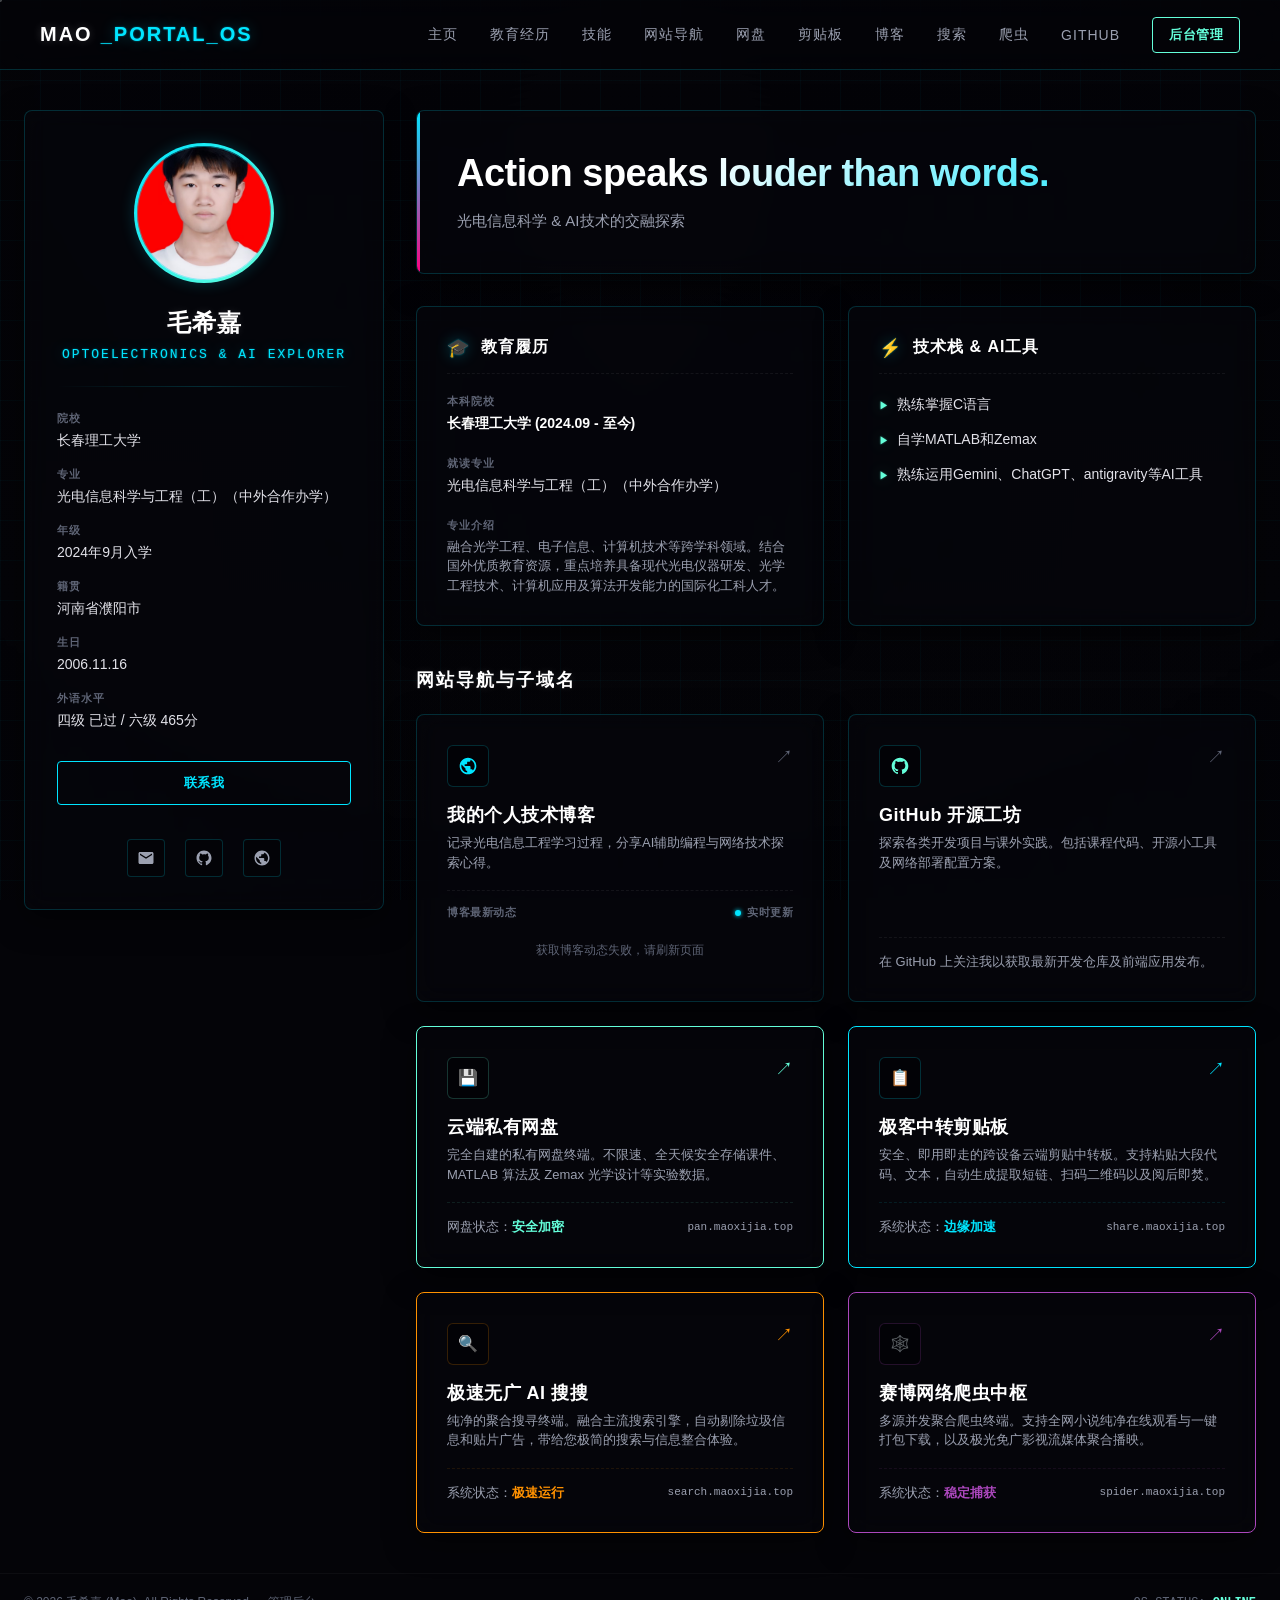
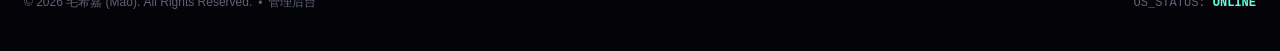
<file: index.html>
<!DOCTYPE html>
<html lang="zh-CN">
<head>
    <meta charset="UTF-8">
    <meta name="robots" content="noindex, nofollow">
    <meta name="msvalidate.01" content="F19B128A2ADF19B82F40B45040D1CAB5" />
    <meta name="viewport" content="width=device-width, initial-scale=1.0">
    <title>毛希嘉 - 个人简历 & 导航空间</title>
    <meta name="description" content="毛希嘉的个人简历与子域名导航页。长春理工大学光电信息科学与工程专业，熟练掌握C语言，自学MATLAB与Zemax，致力于光电与人工智能的跨界应用。">
    <!-- Google Fonts Outfit & Noto Sans SC -->
    <link rel="preconnect" href="https://fonts.mirrors.ustc.edu.cn">
    <link rel="preconnect" href="https://fonts.gstatic.com" crossorigin>
    <link href="https://fonts.mirrors.ustc.edu.cn/css2?family=Outfit:wght@300;400;600;800;900&family=Noto+Sans+SC:wght@300;400;700;900&family=Fira+Code:wght@400;500&display=swap" rel="stylesheet">
    <!-- Main Style Sheet -->
    <link rel="stylesheet" href="css/style.css">
</head>
<body>

    <!-- Background Components -->
    <div class="bg-image-layer" id="bg-image"></div>
    <div class="bg-overlay-layer"></div>
    <div class="bg-grid-layer"></div>
    <canvas id="star-canvas"></canvas>

    <!-- Top Navigation Header -->
    <header class="navbar">
        <div class="nav-brand">
            MAO<span>_PORTAL_OS</span>
        </div>
        <button class="menu-toggle" id="menu-toggle" aria-label="Toggle navigation menu">
            <span></span>
            <span></span>
            <span></span>
        </button>
        <nav class="nav-menu" id="nav-menu">
            <li class="nav-item"><a href="#" class="active">主页</a></li>
            <li class="nav-item"><a href="#education-section">教育经历</a></li>
            <li class="nav-item"><a href="#skills-section">技能</a></li>
            <li class="nav-item"><a href="#portal-section">网站导航</a></li>
            <li class="nav-item"><a id="nav-pan-link" href="https://pan.maoxijia.top" target="_blank">网盘</a></li>
            <li class="nav-item"><a id="nav-share-link" href="https://share.maoxijia.top" target="_blank">剪贴板</a></li>
            <li class="nav-item"><a id="nav-blog-link" href="https://blog.maoxijia.top" target="_blank">博客</a></li>
            <li class="nav-item"><a id="nav-search-link" href="https://search.maoxijia.top" target="_blank">搜索</a></li>
            <li class="nav-item"><a id="nav-spider-link" href="https://spider.maoxijia.top" target="_blank">爬虫</a></li>
            <li class="nav-item"><a id="nav-github-link" href="https://github.com/mm2672653902-star" target="_blank">GitHub</a></li>
            <a href="admin/index.html" class="nav-btn-admin">后台管理</a>
        </nav>
    </header>

    <!-- Main Workspace -->
    <main class="main-wrapper">
        
        <!-- Left Sidebar: Profile Card -->
        <aside class="sidebar-card">
            <div class="avatar-container">
                <img src="img/avatar.jpg" alt="毛希嘉" class="avatar-img" id="avatar-img-node">
                <div class="avatar-glitch-overlay"></div>
            </div>
            
            <h1 class="profile-name" id="name-display">毛希嘉</h1>
            <p class="profile-title" id="title-display">Optoelectronics & AI Explorer</p>
            
            <div class="profile-divider"></div>
            
            <div class="info-details">
                <div class="info-item">
                    <span class="info-label">院校</span>
                    <span class="info-val" id="university-display">长春理工大学</span>
                </div>
                <div class="info-item">
                    <span class="info-label">专业</span>
                    <span class="info-val" id="major-display">光电信息科学与工程（工）</span>
                </div>
                <div class="info-item">
                    <span class="info-label">年级</span>
                    <span class="info-val" id="enrollment-display">2024级</span>
                </div>
                <div class="info-item">
                    <span class="info-label">籍贯</span>
                    <span class="info-val" id="origin-display">河南省濮阳市</span>
                </div>
                <div class="info-item">
                    <span class="info-label">生日</span>
                    <span class="info-val" id="birthday-display">2006.11.16</span>
                </div>
                <div class="info-item">
                    <span class="info-label">外语水平</span>
                    <span class="info-val" id="english-display">四级已过 / 六级 465</span>
                </div>
            </div>
            
            <a href="mailto:mm2672653902@gmail.com" class="nav-btn-admin" style="width: 100%; text-align: center; border-color: var(--neon-cyan); color: var(--neon-cyan); margin-bottom: 24px; padding: 12px;" id="contact-btn-display">
                联系我
            </a>
            
            <div class="sidebar-socials">
                <a href="mailto:mm2672653902@gmail.com" class="social-icon" id="social-email" title="发送邮件">
                    <svg viewBox="0 0 24 24"><path d="M20 4H4c-1.1 0-1.99.9-1.99 2L2 18c0 1.1.9 2 2 2h16c1.1 0 2-.9 2-2V6c0-1.1-.9-2-2-2zm0 4l-8 5-8-5V6l8 5 8-5v2z"/></svg>
                </a>
                <a href="https://github.com/mm2672653902-star" class="social-icon" id="social-github" target="_blank" title="GitHub">
                    <svg viewBox="0 0 24 24"><path d="M12 2C6.477 2 2 6.484 2 12.017c0 4.425 2.865 8.18 6.839 9.504.5.092.682-.217.682-.483 0-.237-.008-.868-.013-1.703-2.782.605-3.369-1.343-3.369-1.343-.454-1.158-1.11-1.466-1.11-1.466-.908-.62.069-.608.069-.608 1.003.07 1.53 1.032 1.53 1.032.892 1.53 2.341 1.088 2.91.832.092-.647.35-1.088.636-1.338-2.22-.253-4.555-1.113-4.555-4.951 0-1.093.39-1.988 1.029-2.688-.103-.253-.446-1.272.098-2.65 0 0 .84-.27 2.75 1.026A9.564 9.564 0 0112 6.844c.85.004 1.705.115 2.504.337 1.909-1.296 2.747-1.027 2.747-1.027.546 1.379.202 2.398.1 2.651.64.7 1.028 1.595 1.028 2.688 0 3.848-2.339 4.695-4.566 4.943.359.309.678.92.678 1.855 0 1.338-.012 2.419-.012 2.747 0 .268.18.58.688.482C19.138 20.197 22 16.44 22 12.017 22 6.484 17.522 2 12 2z"/></svg>
                </a>
                <a href="https://blog.maoxijia.top" class="social-icon" id="social-blog" target="_blank" title="技术博客">
                    <svg viewBox="0 0 24 24"><path d="M12 2C6.48 2 2 6.48 2 12s4.48 10 10 10 10-4.48 10-10S17.52 2 12 2zm-1 17.93c-3.95-.49-7-3.85-7-7.93 0-.62.08-1.21.21-1.79L9 15v1c0 1.1.9 2 2 2v1.93zm6.9-2.54c-.26-.81-1-1.39-1.9-1.39h-1v-3c0-.55-.45-1-1-1H8v-2h2c.55 0 1-.45 1-1V7h2c1.1 0 2-.9 2-2v-.41c2.93 1.19 5 4.06 5 7.41 0 2.08-.8 3.97-2.1 5.39z"/></svg>
                </a>
            </div>
        </aside>

        <!-- Right Content Area -->
        <div class="content-column">
            
            <!-- Hero Slogan -->
            <section class="hero-section">
                <div class="hero-slogan" id="hero-slogan-display">Action speaks louder than words.</div>
                <div class="hero-subslogan" id="hero-subslogan-display">光电信息科学 & AI技术的交融探索</div>
            </section>
            
            <!-- Tech Details Panels -->
            <div class="grid-two-columns" id="education-section">
                <!-- Education Background Panel -->
                <div class="tech-panel">
                    <div class="panel-header">
                        <span class="panel-icon">🎓</span>
                        <h2 class="panel-title">教育履历</h2>
                    </div>
                    <div class="skills-list">
                        <div class="info-item">
                            <span class="info-label">本科院校</span>
                            <span class="info-val" style="font-weight: 700; color: var(--text-white);">长春理工大学 (2024.09 - 至今)</span>
                        </div>
                        <div class="info-item" style="margin-top: 8px;">
                            <span class="info-label">就读专业</span>
                            <span class="info-val">光电信息科学与工程（工）（中外合作办学）</span>
                        </div>
                        <div class="info-item" style="margin-top: 8px;">
                            <span class="info-label">专业介绍</span>
                            <span class="info-val" style="font-size: 13px; color: var(--text-gray);">
                                融合光学工程、电子信息、计算机技术等跨学科领域。结合国外优质教育资源，重点培养具备现代光电仪器研发、光学工程技术、计算机应用及算法开发能力的国际化工科人才。
                            </span>
                        </div>
                    </div>
                </div>
                
                <!-- Skills Panel -->
                <div class="tech-panel" id="skills-section">
                    <div class="panel-header">
                        <span class="panel-icon">⚡</span>
                        <h2 class="panel-title">技术栈 & AI工具</h2>
                    </div>
                    <div class="skills-list" id="skills-list-container">
                        <!-- Will be dynamically populated from info.json -->
                        <div class="skill-tag-item">熟练掌握C语言</div>
                        <div class="skill-tag-item">自学MATLAB和Zemax</div>
                        <div class="skill-tag-item">熟练运用Gemini、ChatGPT、antigravity等AI工具</div>
                    </div>
                </div>
            </div>

            <!-- Portal Grid Section -->
            <h2 class="profile-name" style="font-size: 18px; letter-spacing: 2px; margin: 10px 0 -10px 0; text-transform: uppercase; color: var(--text-white);" id="portal-section">网站导航与子域名</h2>
            
            <section class="portal-grid">
                <!-- Blog Widget -->
                <a href="https://blog.maoxijia.top" target="_blank" class="portal-card" id="portal-blog-card">
                    <div>
                        <div class="card-top">
                            <div class="portal-icon">
                                <svg viewBox="0 0 24 24"><path d="M12 2C6.48 2 2 6.48 2 12s4.48 10 10 10 10-4.48 10-10S17.52 2 12 2zm-1 17.93c-3.95-.49-7-3.85-7-7.93 0-.62.08-1.21.21-1.79L9 15v1c0 1.1.9 2 2 2v1.93zm6.9-2.54c-.26-.81-1-1.39-1.9-1.39h-1v-3c0-.55-.45-1-1-1H8v-2h2c.55 0 1-.45 1-1V7h2c1.1 0 2-.9 2-2v-.41c2.93 1.19 5 4.06 5 7.41 0 2.08-.8 3.97-2.1 5.39z"/></svg>
                            </div>
                            <div class="arrow-icon">↗</div>
                        </div>
                        <h3 class="card-title">我的个人技术博客</h3>
                        <p class="card-desc">记录光电信息工程学习过程，分享AI辅助编程与网络技术探索心得。</p>
                    </div>
                    
                    <!-- Dynamic updates area -->
                    <div class="blog-feed-container">
                        <div class="feed-header">
                            <span>博客最新动态</span>
                            <div class="feed-indicator">
                                <span class="feed-dot"></span>
                                <span>实时更新</span>
                            </div>
                        </div>
                        <div class="feed-list" id="blog-feed-list">
                            <div class="feed-loading">
                                <span class="feed-dot" style="animation-duration: 0.8s;"></span>
                                正在获取文章目录...
                            </div>
                        </div>
                    </div>
                </a>
                
                <!-- GitHub Card -->
                <a href="https://github.com/mm2672653902-star" target="_blank" class="portal-card github" id="portal-github-card">
                    <div>
                        <div class="card-top">
                            <div class="portal-icon">
                                <svg viewBox="0 0 24 24"><path d="M12 2C6.477 2 2 6.484 2 12.017c0 4.425 2.865 8.18 6.839 9.504.5.092.682-.217.682-.483 0-.237-.008-.868-.013-1.703-2.782.605-3.369-1.343-3.369-1.343-.454-1.158-1.11-1.466-1.11-1.466-.908-.62.069-.608.069-.608 1.003.07 1.53 1.032 1.53 1.032.892 1.53 2.341 1.088 2.91.832.092-.647.35-1.088.636-1.338-2.22-.253-4.555-1.113-4.555-4.951 0-1.093.39-1.988 1.029-2.688-.103-.253-.446-1.272.098-2.65 0 0 .84-.27 2.75 1.026A9.564 9.564 0 0112 6.844c.85.004 1.705.115 2.504.337 1.909-1.296 2.747-1.027 2.747-1.027.546 1.379.202 2.398.1 2.651.64.7 1.028 1.595 1.028 2.688 0 3.848-2.339 4.695-4.566 4.943.359.309.678.92.678 1.855 0 1.338-.012 2.419-.012 2.747 0 .268.18.58.688.482C19.138 20.197 22 16.44 22 12.017 22 6.484 17.522 2 12 2z"/></svg>
                            </div>
                            <div class="arrow-icon">↗</div>
                        </div>
                        <h3 class="card-title">GitHub 开源工坊</h3>
                        <p class="card-desc">探索各类开发项目与课外实践。包括课程代码、开源小工具及网络部署配置方案。</p>
                    </div>
                    
                    <div style="margin-top: 18px; border-top: 1px dashed rgba(255,255,255,0.06); padding-top: 14px; font-size: 13px; color: var(--text-gray); line-height: 1.5;">
                        在 GitHub 上关注我以获取最新开发仓库及前端应用发布。
                    </div>
                </a>

                <!-- Private Netdisk Card -->
                <a href="https://pan.maoxijia.top" target="_blank" class="portal-card" id="portal-pan-card" style="border-color: var(--neon-green);">
                    <div>
                        <div class="card-top">
                            <div class="portal-icon" style="color: var(--neon-green); border-color: rgba(100, 255, 218, 0.2);">
                                💾
                            </div>
                            <div class="arrow-icon" style="color: var(--neon-green);">↗</div>
                        </div>
                        <h3 class="card-title">云端私有网盘</h3>
                        <p class="card-desc">完全自建的私有网盘终端。不限速、全天候安全存储课件、MATLAB 算法及 Zemax 光学设计等实验数据。</p>
                    </div>
                    
                    <div style="margin-top: 18px; border-top: 1px dashed rgba(100, 255, 218, 0.1); padding-top: 14px; font-size: 13px; color: var(--text-gray); line-height: 1.5; display: flex; justify-content: space-between; align-items: center;">
                        <span>网盘状态：<b style="color: var(--neon-green)">安全加密</b></span>
                        <span style="font-family: var(--font-mono); font-size: 11px;">pan.maoxijia.top</span>
                    </div>
                </a>

                <!-- Share Clipboard Card -->
                <a href="https://share.maoxijia.top" target="_blank" class="portal-card" id="portal-share-card" style="border-color: var(--neon-cyan);">
                    <div>
                        <div class="card-top">
                            <div class="portal-icon" style="color: var(--neon-cyan); border-color: rgba(0, 229, 255, 0.2);">
                                📋
                            </div>
                            <div class="arrow-icon" style="color: var(--neon-cyan);">↗</div>
                        </div>
                        <h3 class="card-title">极客中转剪贴板</h3>
                        <p class="card-desc">安全、即用即走的跨设备云端剪贴中转板。支持粘贴大段代码、文本，自动生成提取短链、扫码二维码以及阅后即焚。</p>
                    </div>
                    
                    <div style="margin-top: 18px; border-top: 1px dashed rgba(0, 229, 255, 0.1); padding-top: 14px; font-size: 13px; color: var(--text-gray); line-height: 1.5; display: flex; justify-content: space-between; align-items: center;">
                        <span>系统状态：<b style="color: var(--neon-cyan)">边缘加速</b></span>
                        <span style="font-family: var(--font-mono); font-size: 11px;">share.maoxijia.top</span>
                    </div>
                </a>

                <!-- AI Search Card -->
                <a href="https://search.maoxijia.top" target="_blank" class="portal-card" id="portal-search-card" style="border-color: #ff9100;">
                    <div>
                        <div class="card-top">
                            <div class="portal-icon" style="color: #ff9100; border-color: rgba(255, 145, 0, 0.2);">
                                🔍
                            </div>
                            <div class="arrow-icon" style="color: #ff9100;">↗</div>
                        </div>
                        <h3 class="card-title">极速无广 AI 搜搜</h3>
                        <p class="card-desc">纯净的聚合搜寻终端。融合主流搜索引擎，自动剔除垃圾信息和贴片广告，带给您极简的搜索与信息整合体验。</p>
                    </div>
                    
                    <div style="margin-top: 18px; border-top: 1px dashed rgba(255, 145, 0, 0.1); padding-top: 14px; font-size: 13px; color: var(--text-gray); line-height: 1.5; display: flex; justify-content: space-between; align-items: center;">
                        <span>系统状态：<b style="color: #ff9100">极速运行</b></span>
                        <span style="font-family: var(--font-mono); font-size: 11px;">search.maoxijia.top</span>
                    </div>
                </a>

                <!-- Spider Terminal Card -->
                <a href="https://spider.maoxijia.top" target="_blank" class="portal-card" id="portal-spider-card" style="border-color: #ab47bc;">
                    <div>
                        <div class="card-top">
                            <div class="portal-icon" style="color: #ab47bc; border-color: rgba(171, 71, 188, 0.2);">
                                🕸️
                            </div>
                            <div class="arrow-icon" style="color: #ab47bc;">↗</div>
                        </div>
                        <h3 class="card-title">赛博网络爬虫中枢</h3>
                        <p class="card-desc">多源并发聚合爬虫终端。支持全网小说纯净在线观看与一键打包下载，以及极光免广影视流媒体聚合播映。</p>
                    </div>
                    
                    <div style="margin-top: 18px; border-top: 1px dashed rgba(171, 71, 188, 0.1); padding-top: 14px; font-size: 13px; color: var(--text-gray); line-height: 1.5; display: flex; justify-content: space-between; align-items: center;">
                        <span>系统状态：<b style="color: #ab47bc">稳定捕获</b></span>
                        <span style="font-family: var(--font-mono); font-size: 11px;">spider.maoxijia.top</span>
                    </div>
                </a>
            </section>

        </div>
    </main>

    <!-- Footer -->
    <footer class="footer">
        <div class="footer-left">
            <span>&copy; 2026 毛希嘉 (Mao). All Rights Reserved.</span>
            <span>&bull;</span>
            <a href="admin/index.html">管理后台</a>
        </div>
        <div class="footer-right">
            <span>OS_STATUS: <b style="color: var(--neon-green)">ONLINE</b></span>
        </div>
    </footer>

    <!-- Main JavaScript -->
    <script src="js/main.js"></script>
</body>
</html>
</file>
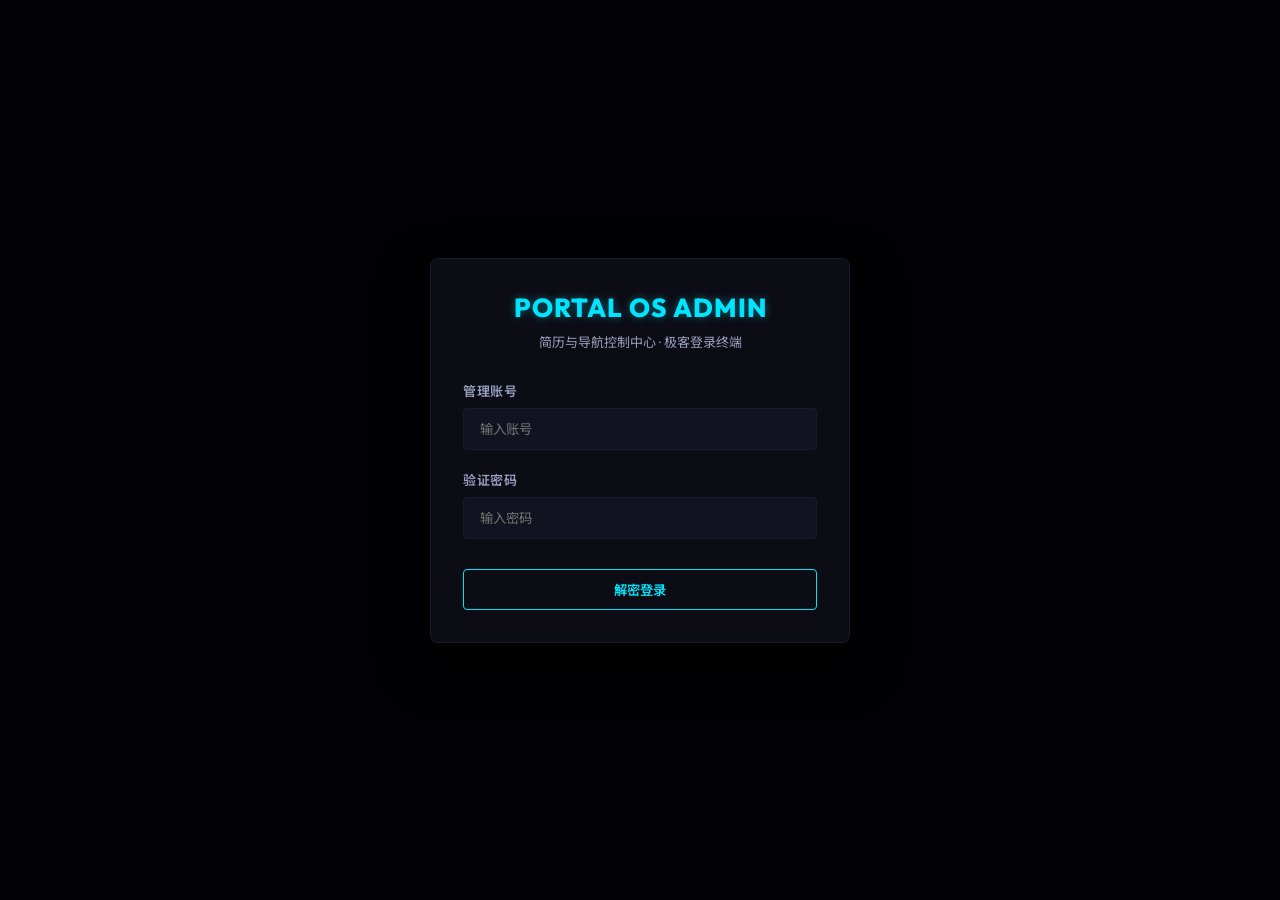
<file: admin/index.html>
<!DOCTYPE html>
<html lang="zh-CN">
<head>
    <meta charset="UTF-8">
    <meta name="viewport" content="width=device-width, initial-scale=1.0">
    <title>毛希嘉 - 个人简历控制台</title>
    <!-- Modern Google Fonts -->
    <link rel="preconnect" href="https://fonts.googleapis.com">
    <link rel="preconnect" href="https://fonts.gstatic.com" crossorigin>
    <link href="https://fonts.googleapis.com/css2?family=Outfit:wght@300;400;600;800&family=Noto+Sans+SC:wght@300;400;700&family=Fira+Code:wght@400;500&display=swap" rel="stylesheet">
    <style>
        /* Design System Variables */
        :root {
            --bg-black: #020204;
            --bg-darker: #06060c;
            --bg-card: #0c0c14;
            --bg-input: #121220;
            --border-color: #1a1a2f;
            --border-glow-cyan: #00e5ff;
            --border-glow-green: #64ffda;
            --text-primary: #ffffff;
            --text-secondary: #9ba0c0;
            --text-muted: #5e647c;
            --neon-blue: #00e5ff;
            --neon-green: #64ffda;
            --neon-red: #ff3366;
            --font-main: 'Outfit', 'Noto Sans SC', sans-serif;
            --font-mono: 'Fira Code', monospace;
            --glow-shadow-cyan: 0 0 10px rgba(0, 229, 255, 0.25), 0 0 2px rgba(0, 229, 255, 0.4);
            --glow-shadow-green: 0 0 10px rgba(100, 255, 218, 0.25), 0 0 2px rgba(100, 255, 218, 0.4);
        }

        * {
            box-sizing: border-box;
            margin: 0;
            padding: 0;
        }

        body {
            background-color: var(--bg-black);
            color: var(--text-primary);
            font-family: var(--font-main);
            overflow-x: hidden;
            min-height: 100vh;
        }

        /* Scrollbar styling */
        ::-webkit-scrollbar {
            width: 6px;
            height: 6px;
        }
        ::-webkit-scrollbar-track {
            background: var(--bg-black);
        }
        ::-webkit-scrollbar-thumb {
            background: var(--border-color);
            border-radius: 3px;
        }
        ::-webkit-scrollbar-thumb:hover {
            background: var(--neon-blue);
        }

        /* Toast notifications */
        .toast-container {
            position: fixed;
            top: 24px;
            right: 24px;
            z-index: 1000;
            display: flex;
            flex-direction: column;
            gap: 12px;
        }
        .toast {
            background: #08080f;
            border: 1px solid var(--border-color);
            padding: 16px 24px;
            border-radius: 4px;
            color: var(--text-primary);
            font-size: 14px;
            box-shadow: 0 10px 30px rgba(0,0,0,0.6);
            transform: translateX(120%);
            transition: transform 0.3s cubic-bezier(0.175, 0.885, 0.32, 1.275);
            display: flex;
            align-items: center;
            gap: 12px;
        }
        .toast.show {
            transform: translateX(0);
        }
        .toast.success { border-left: 4px solid var(--neon-green); }
        .toast.error { border-left: 4px solid var(--neon-red); }
        .toast.info { border-left: 4px solid var(--neon-blue); }

        /* Login Layout */
        #login-screen {
            display: flex;
            align-items: center;
            justify-content: center;
            min-height: 100vh;
            padding: 20px;
            position: relative;
        }
        .login-card {
            width: 100%;
            max-width: 420px;
            background: var(--bg-card);
            border: 1px solid var(--border-color);
            border-radius: 8px;
            padding: 32px;
            position: relative;
            box-shadow: 0 20px 50px rgba(0,0,0,0.7);
        }
        .login-header {
            text-align: center;
            margin-bottom: 30px;
        }
        .login-header h1 {
            font-size: 26px;
            font-weight: 800;
            letter-spacing: 1px;
            margin-bottom: 8px;
            color: var(--neon-blue);
            text-shadow: 0 0 8px rgba(0, 229, 255, 0.4);
        }
        .login-header p {
            color: var(--text-secondary);
            font-size: 13px;
        }

        /* Common Elements */
        .neon-btn {
            background: transparent;
            border: 1px solid var(--border-color);
            color: var(--text-primary);
            padding: 10px 20px;
            font-family: var(--font-main);
            font-weight: 600;
            cursor: pointer;
            border-radius: 4px;
            transition: all 0.3s cubic-bezier(0.165, 0.84, 0.44, 1);
            outline: none;
            display: inline-flex;
            align-items: center;
            justify-content: center;
            gap: 8px;
        }
        .btn-cyan {
            border-color: var(--neon-blue);
            color: var(--neon-blue);
        }
        .btn-cyan:hover {
            background: rgba(0, 229, 255, 0.05);
            box-shadow: var(--glow-shadow-cyan);
            transform: translateY(-1px);
        }
        .btn-green {
            border-color: var(--neon-green);
            color: var(--neon-green);
        }
        .btn-green:hover {
            background: rgba(100, 255, 218, 0.05);
            box-shadow: var(--glow-shadow-green);
            transform: translateY(-1px);
        }
        .btn-red {
            border-color: var(--neon-red);
            color: var(--neon-red);
        }
        .btn-red:hover {
            background: rgba(255, 51, 102, 0.05);
            box-shadow: 0 0 10px rgba(255, 51, 102, 0.25);
            transform: translateY(-1px);
        }

        .form-group {
            margin-bottom: 20px;
            display: flex;
            flex-direction: column;
            gap: 8px;
        }
        .form-group.horizontal {
            display: grid;
            grid-template-columns: 1fr 1fr;
            gap: 16px;
        }
        .form-group label {
            font-size: 13px;
            color: var(--text-secondary);
            text-transform: uppercase;
            letter-spacing: 0.5px;
            font-weight: 600;
        }
        .form-input {
            width: 100%;
            background: var(--bg-input);
            border: 1px solid var(--border-color);
            color: var(--text-primary);
            padding: 12px 16px;
            border-radius: 4px;
            font-family: var(--font-main);
            outline: none;
            transition: all 0.3s ease;
        }
        .form-input:focus {
            border-color: var(--neon-blue);
            box-shadow: 0 0 6px rgba(0, 229, 255, 0.15);
        }

        /* App Panel Layout (Main Interface) */
        #app-panel {
            display: none;
            padding: 30px;
            max-width: 1100px;
            margin: 0 auto;
            min-height: 100vh;
        }
        .panel-header {
            display: flex;
            justify-content: space-between;
            align-items: center;
            border-bottom: 1px solid var(--border-color);
            padding-bottom: 20px;
            margin-bottom: 30px;
        }
        .brand-logo {
            font-weight: 800;
            font-size: 20px;
            letter-spacing: 0.5px;
            color: var(--neon-blue);
            text-shadow: 0 0 8px rgba(0, 229, 255, 0.4);
        }
        .brand-badge {
            font-size: 10px;
            font-weight: 600;
            background: rgba(100, 255, 218, 0.1);
            color: var(--neon-green);
            border: 1px solid rgba(100, 255, 218, 0.3);
            padding: 2px 6px;
            border-radius: 3px;
            text-transform: uppercase;
            margin-left: 10px;
        }

        /* Edit Form Design */
        .settings-card {
            background: var(--bg-card);
            border: 1px solid var(--border-color);
            border-radius: 8px;
            padding: 30px;
            margin-bottom: 24px;
        }
        .settings-card h3 {
            font-size: 16px;
            font-weight: 700;
            margin-bottom: 20px;
            border-bottom: 1px dashed rgba(255,255,255,0.06);
            padding-bottom: 10px;
            color: var(--neon-blue);
            text-transform: uppercase;
            letter-spacing: 0.5px;
        }
        .settings-grid {
            display: grid;
            grid-template-columns: 1fr 1fr;
            gap: 20px;
        }
        @media (max-width: 768px) {
            .settings-grid {
                grid-template-columns: 1fr;
            }
        }

        .spinner {
            border: 2px solid rgba(255,255,255,0.05);
            border-top: 2px solid currentColor;
            border-radius: 50%;
            width: 14px;
            height: 14px;
            animation: spin 0.8s linear infinite;
            display: inline-block;
        }
        @keyframes spin {
            0% { transform: rotate(0deg); }
            100% { transform: rotate(360deg); }
        }
    </style>
</head>
<body>

    <!-- Toast Notifications -->
    <div id="toast-container" class="toast-container"></div>

    <!-- Login Screen -->
    <section id="login-screen">
        <div class="login-card">
            <div class="login-header">
                <h1>PORTAL OS ADMIN</h1>
                <p>简历与导航控制中心 · 极客登录终端</p>
            </div>
            <form id="login-form" onsubmit="handleLogin(event)">
                <div class="form-group">
                    <label for="username">管理账号</label>
                    <input type="text" id="username" class="form-input" required placeholder="输入账号">
                </div>
                <div class="form-group">
                    <label for="password">验证密码</label>
                    <input type="password" id="password" class="form-input" required placeholder="输入密码">
                </div>
                <button type="submit" class="neon-btn btn-cyan" style="width: 100%; margin-top: 10px;">
                    <span>解密登录</span>
                </button>
            </form>
        </div>
    </section>

    <!-- Main Dashboard -->
    <section id="app-panel">
        <header class="panel-header">
            <div class="brand-logo">
                MAO_RESUME_DEC<span class="brand-badge">Control Console</span>
            </div>
            <button class="neon-btn btn-red" onclick="handleLogout()" style="padding: 6px 14px; font-size: 13px;">
                退出后台
            </button>
        </header>

        <main>
            <form id="resume-form" onsubmit="saveResumeData(event)">
                <!-- Basic Info -->
                <div class="settings-card">
                    <h3>👤 基础个人信息</h3>
                    <div class="settings-grid">
                        <div class="form-group">
                            <label for="input-name">姓名</label>
                            <input type="text" id="input-name" class="form-input" required>
                        </div>
                        <div class="form-group">
                            <label for="input-birthday">出生日期</label>
                            <input type="text" id="input-birthday" class="form-input" placeholder="例如: 2006.11.16" required>
                        </div>
                        <div class="form-group">
                            <label for="input-origin">籍贯</label>
                            <input type="text" id="input-origin" class="form-input" placeholder="例如: 河南省濮阳市" required>
                        </div>
                        <div class="form-group">
                            <label for="input-enrollment">入学年份</label>
                            <input type="text" id="input-enrollment" class="form-input" placeholder="例如: 2024年9月" required>
                        </div>
                    </div>
                </div>

                <!-- Education -->
                <div class="settings-card">
                    <h3>🎓 教育背景</h3>
                    <div class="settings-grid">
                        <div class="form-group">
                            <label for="input-university">毕业/在读学校</label>
                            <input type="text" id="input-university" class="form-input" required>
                        </div>
                        <div class="form-group">
                            <label for="input-degree">学历层级</label>
                            <input type="text" id="input-degree" class="form-input" placeholder="例如: 本科 / 硕士" required>
                        </div>
                    </div>
                    <div class="form-group" style="margin-top: 10px;">
                        <label for="input-major">就读专业</label>
                        <input type="text" id="input-major" class="form-input" required>
                    </div>
                </div>

                <!-- English & Slogans -->
                <div class="settings-card">
                    <h3>✏️ 外语水平与个性签名</h3>
                    <div class="settings-grid">
                        <div class="form-group">
                            <label for="input-cet4">英语四级状态</label>
                            <input type="text" id="input-cet4" class="form-input" placeholder="例如: 已过" required>
                        </div>
                        <div class="form-group">
                            <label for="input-cet6">英语六级分数</label>
                            <input type="text" id="input-cet6" class="form-input" placeholder="例如: 465分" required>
                        </div>
                    </div>
                    <div class="form-group" style="margin-top: 10px;">
                        <label for="input-slogan">主座右铭 (Slogan)</label>
                        <input type="text" id="input-slogan" class="form-input" required>
                    </div>
                    <div class="form-group">
                        <label for="input-subslogan">副座右铭 (Sub-slogan)</label>
                        <input type="text" id="input-subslogan" class="form-input" required>
                    </div>
                </div>

                <!-- Skills -->
                <div class="settings-card">
                    <h3>⚡ 专业技能 (每行一条)</h3>
                    <div class="form-group">
                        <label for="input-skills">技能列表</label>
                        <textarea id="input-skills" class="form-input" rows="5" style="font-family: var(--font-mono); resize: vertical; line-height: 1.6;" required></textarea>
                    </div>
                </div>

                <!-- Contact & Links -->
                <div class="settings-card">
                    <h3>🔗 联系渠道与外部链接</h3>
                    <div class="settings-grid">
                        <div class="form-group">
                            <label for="input-email">联系邮箱</label>
                            <input type="email" id="input-email" class="form-input" required>
                        </div>
                        <div class="form-group">
                            <label for="input-github">GitHub 地址</label>
                            <input type="url" id="input-github" class="form-input" required>
                        </div>
                        <div class="form-group">
                            <label for="input-blog">博客二级域名</label>
                            <input type="url" id="input-blog" class="form-input" required>
                        </div>
                    </div>
                </div>

                <!-- Background Images -->
                <div class="settings-card">
                    <h3>🖼️ 巍峨雪山背景图库 (每行一个图片 URL)</h3>
                    <div class="form-group">
                        <label for="input-backgrounds">背景图片 URL 列表</label>
                        <textarea id="input-backgrounds" class="form-input" rows="5" style="font-family: var(--font-mono); resize: vertical; line-height: 1.6;" required></textarea>
                    </div>
                </div>

                <!-- Submit -->
                <div style="display: flex; justify-content: flex-end; gap: 16px; margin-bottom: 50px;">
                    <button type="submit" class="neon-btn btn-green" id="submit-btn" style="padding: 14px 40px; font-size: 15px;">
                        保存修改并推送
                    </button>
                </div>
            </form>
        </main>
    </section>

    <!-- Script Block -->
    <script>
        // Encrypted credentials package (decrypted using Web Crypto API PBKDF2 + AES-GCM)
        const CRYPTO_CONFIG = {
            salt: "85b2cd5f7ef3cd96682bf093a7aa8909",
            iv: "84f5fee5103de2667c39e9ba",
            ciphertext: "6eee9a4adeebbf50fa0c68e4a26e99fa82020965063747c3aaa62d8efcbcd514931e36a80bd013a3",
            authTag: "684642e169e38a354d23b1fae2251897"
        };

        const REPO_OWNER = "mm2672653902-star";
        const REPO_NAME = "resume"; // Target repository for the resume portal
        const BRANCH = "main";

        // Global State variables
        let gitHubToken = "";
        let currentDataSha = "";
        let originalResumeData = null;

        // Custom Helper: Hex string to Uint8Array
        function hexToBytes(hex) {
            const arr = new Uint8Array(hex.length / 2);
            for (let i = 0; i < arr.length; i++) {
                arr[i] = parseInt(hex.substr(i * 2, 2), 16);
            }
            return arr;
        }

        // Custom UTF-8 Safe Base64 Helper
        function utf8_to_b64(str) {
            return btoa(encodeURIComponent(str).replace(/%([0-9A-F]{2})/g, function(match, p1) {
                return String.fromCharCode('0x' + p1);
            }));
        }

        function b64_to_utf8(str) {
            return decodeURIComponent(atob(str).split('').map(function(c) {
                return '%' + ('00' + c.charCodeAt(0).toString(16)).slice(-2);
            }).join(''));
        }

        // Decrypt Token with User Inputs
        async function decryptToken(username, password) {
            const pin = `${username}:${password}`;
            const enc = new TextEncoder();
            
            try {
                const keyMaterial = await window.crypto.subtle.importKey(
                    "raw",
                    enc.encode(pin),
                    { name: "PBKDF2" },
                    false,
                    ["deriveBits", "deriveKey"]
                );
                
                const key = await window.crypto.subtle.deriveKey(
                    {
                        name: "PBKDF2",
                        salt: hexToBytes(CRYPTO_CONFIG.salt),
                        iterations: 100000,
                        hash: "SHA-256"
                    },
                    keyMaterial,
                    { name: "AES-GCM", length: 256 },
                    false,
                    ["decrypt"]
                );

                const fullCiphertext = hexToBytes(CRYPTO_CONFIG.ciphertext + CRYPTO_CONFIG.authTag);
                const decryptedBuffer = await window.crypto.subtle.decrypt(
                    {
                        name: "AES-GCM",
                        iv: hexToBytes(CRYPTO_CONFIG.iv)
                    },
                    key,
                    fullCiphertext
                );

                return new TextDecoder().decode(decryptedBuffer);
            } catch (error) {
                console.error("Decryption failed:", error);
                return null;
            }
        }

        // Alert messages using dynamic toasts
        function showToast(message, type = "info") {
            const container = document.getElementById('toast-container');
            const toast = document.createElement('div');
            toast.className = `toast ${type}`;
            
            let icon = "ℹ️";
            if (type === "success") icon = "✅";
            if (type === "error") icon = "❌";

            toast.innerHTML = `<span>${icon}</span><div>${message}</div>`;
            container.appendChild(toast);
            
            // Trigger animation
            setTimeout(() => toast.classList.add('show'), 10);
            
            // Remove after 3.5s
            setTimeout(() => {
                toast.classList.remove('show');
                setTimeout(() => toast.remove(), 300);
            }, 3500);
        }

        // Check if token exists in session
        window.addEventListener('DOMContentLoaded', async () => {
            const cachedToken = sessionStorage.getItem('MAO_RESUME_TOKEN');
            if (cachedToken) {
                gitHubToken = cachedToken;
                showPanel();
            }
        });

        // Login Submission
        async function handleLogin(e) {
            e.preventDefault();
            const user = document.getElementById('username').value.trim();
            const pass = document.getElementById('password').value;
            
            showToast("解密验证中...", "info");
            
            const decryptedToken = await decryptToken(user, pass);
            if (decryptedToken && decryptedToken.startsWith("ghp_")) {
                gitHubToken = decryptedToken;
                sessionStorage.setItem('MAO_RESUME_TOKEN', gitHubToken);
                showToast("解密登录成功！进入控制台", "success");
                showPanel();
            } else {
                showToast("管理员账号或密码验证失败，解密失败！", "error");
            }
        }

        function showPanel() {
            document.getElementById('login-screen').style.display = 'none';
            document.getElementById('app-panel').style.display = 'block';
            fetchResumeData();
        }

        function handleLogout() {
            sessionStorage.removeItem('MAO_RESUME_TOKEN');
            gitHubToken = "";
            location.reload();
        }

        // GitHub API HTTP Wrapper
        async function githubAPIRequest(endpoint, options = {}) {
            const url = `https://api.github.com/repos/${REPO_OWNER}/${REPO_NAME}${endpoint}`;
            const headers = {
                'Authorization': `token ${gitHubToken}`,
                'Accept': 'application/vnd.github.v3+json',
                ...options.headers
            };

            const response = await fetch(url, { ...options, headers });
            
            if (response.status === 401) {
                showToast("凭证验证失败，请重新登录", "error");
                handleLogout();
                throw new Error("Unauthorized");
            }
            
            if (!response.ok) {
                const errMsg = await response.text();
                throw new Error(errMsg || `API error ${response.status}`);
            }

            return response.json();
        }

        // Fetch info.json from GitHub
        async function fetchResumeData() {
            showToast("拉取个人配置中...", "info");
            try {
                const response = await githubAPIRequest(`/contents/info.json?ref=${BRANCH}`);
                const rawContent = b64_to_utf8(response.content);
                originalResumeData = JSON.parse(rawContent);
                currentDataSha = response.sha;
                
                populateForm(originalResumeData);
                showToast("同步成功，已加载最新配置", "success");
            } catch (err) {
                console.error("Fetch failed, reading local info.json as fallback:", err);
                try {
                    const fallbackRes = await fetch('../info.json');
                    if (fallbackRes.ok) {
                        const fallbackJson = await fallbackRes.json();
                        populateForm(fallbackJson);
                        showToast("已加载本地缓存配置（由于仓库尚未初始化）", "info");
                    }
                } catch (localErr) {
                    showToast("拉取配置失败，请确认仓库是否已发布", "error");
                }
            }
        }

        // Populate Form Fields
        function populateForm(data) {
            document.getElementById('input-name').value = data.name;
            document.getElementById('input-birthday').value = data.birthday;
            document.getElementById('input-origin').value = data.origin;
            document.getElementById('input-enrollment').value = data.education.enrollment;
            document.getElementById('input-university').value = data.education.university;
            document.getElementById('input-degree').value = data.education.degree;
            document.getElementById('input-major').value = data.education.major;
            document.getElementById('input-cet4').value = data.english.cet4;
            document.getElementById('input-cet6').value = data.english.cet6;
            document.getElementById('input-slogan').value = data.slogan;
            document.getElementById('input-subslogan').value = data.sub_slogan;
            document.getElementById('input-email').value = data.contact.email;
            document.getElementById('input-github').value = data.contact.github;
            document.getElementById('input-blog').value = data.contact.blog;
            
            // Textareas (arrays)
            document.getElementById('input-skills').value = data.skills.join('\n');
            document.getElementById('input-backgrounds').value = data.backgrounds.join('\n');
        }

        // Submit Save Resume Data
        async function saveResumeData(e) {
            e.preventDefault();
            
            const submitBtn = document.getElementById('submit-btn');
            submitBtn.disabled = true;
            submitBtn.innerHTML = '<span class="spinner"></span> 正在保存并向云端推送...';
            
            // Build JSON object
            const data = {
                name: document.getElementById('input-name').value.trim(),
                birthday: document.getElementById('input-birthday').value.trim(),
                education: {
                    degree: document.getElementById('input-degree').value.trim(),
                    university: document.getElementById('input-university').value.trim(),
                    major: document.getElementById('input-major').value.trim(),
                    enrollment: document.getElementById('input-enrollment').value.trim()
                },
                origin: document.getElementById('input-origin').value.trim(),
                english: {
                    cet4: document.getElementById('input-cet4').value.trim(),
                    cet6: document.getElementById('input-cet6').value.trim()
                },
                skills: document.getElementById('input-skills').value.split('\n').map(s => s.trim()).filter(s => s.length > 0),
                contact: {
                    email: document.getElementById('input-email').value.trim(),
                    github: document.getElementById('input-github').value.trim(),
                    blog: document.getElementById('input-blog').value.trim()
                },
                slogan: document.getElementById('input-slogan').value.trim(),
                sub_slogan: document.getElementById('input-subslogan').value.trim(),
                backgrounds: document.getElementById('input-backgrounds').value.split('\n').map(s => s.trim()).filter(s => s.length > 0)
            };

            const contentStr = JSON.stringify(data, null, 2);
            const base64Content = utf8_to_b64(contentStr);

            const payload = {
                message: "update resume profile info.json",
                content: base64Content,
                branch: BRANCH
            };
            if (currentDataSha) {
                payload.sha = currentDataSha;
            }

            try {
                const res = await githubAPIRequest(`/contents/info.json`, {
                    method: 'PUT',
                    body: JSON.stringify(payload)
                });
                currentDataSha = res.content.sha;
                showToast("个人配置已成功推送并同步到云端！", "success");
            } catch (err) {
                console.error("Save failed:", err);
                showToast("保存配置至云端失败，请确认仓库及分支配置是否正确", "error");
            } finally {
                submitBtn.disabled = false;
                submitBtn.innerText = '保存修改并推送';
            }
        }
    </script>
</body>
</html>
</file>
<file: css/style.css>
/* Style variables and design system */
:root {
    --bg-cyber: #040408;
    --bg-glass: rgba(6, 6, 12, 0.72);
    --bg-glass-hover: rgba(10, 10, 20, 0.82);
    --border-cyber: rgba(0, 229, 255, 0.18);
    --border-cyber-hover: rgba(0, 229, 255, 0.5);
    --border-green: rgba(100, 255, 218, 0.2);
    --border-green-hover: rgba(100, 255, 218, 0.6);
    --neon-cyan: #00e5ff;
    --neon-green: #64ffda;
    --neon-magenta: #ff007f;
    --neon-purple: #bd00ff;
    --text-white: #ffffff;
    --text-silver: #e2e2e9;
    --text-gray: #9ba0b0;
    --text-muted: #5e6475;
    --font-main: 'Outfit', 'Noto Sans SC', sans-serif;
    --font-mono: 'Fira Code', monospace;
    --glow-cyan: 0 0 15px rgba(0, 229, 255, 0.3), 0 0 2px rgba(0, 229, 255, 0.5);
    --glow-green: 0 0 15px rgba(100, 255, 218, 0.3), 0 0 2px rgba(100, 255, 218, 0.5);
}

/* Reset and Core Page Settings */
* {
    box-sizing: border-box;
    margin: 0;
    padding: 0;
}

body {
    background-color: var(--bg-cyber);
    color: var(--text-white);
    font-family: var(--font-main);
    min-height: 100vh;
    overflow-x: hidden;
    position: relative;
}

/* Scrollbar styling */
::-webkit-scrollbar {
    width: 6px;
    height: 6px;
}
::-webkit-scrollbar-track {
    background: rgba(0,0,0,0.8);
}
::-webkit-scrollbar-thumb {
    background: rgba(0, 229, 255, 0.2);
    border-radius: 3px;
}
::-webkit-scrollbar-thumb:hover {
    background: var(--neon-cyan);
    box-shadow: var(--glow-cyan);
}

/* Background Layers */
.bg-image-layer {
    position: fixed;
    top: 0;
    left: 0;
    width: 100%;
    height: 100%;
    background-size: cover;
    background-position: center;
    filter: brightness(0.85) contrast(1.05);
    z-index: -3;
    transition: opacity 1.5s ease-in-out;
    opacity: 0;
}

.bg-overlay-layer {
    position: fixed;
    top: 0;
    left: 0;
    width: 100%;
    height: 100%;
    background: radial-gradient(circle at center, rgba(4, 4, 10, 0.15) 0%, rgba(4, 4, 8, 0.55) 100%),
                linear-gradient(to bottom, rgba(4, 4, 8, 0.2) 0%, rgba(4, 4, 8, 0.65) 100%);
    z-index: -2;
}

.bg-grid-layer {
    position: fixed;
    top: 0;
    left: 0;
    width: 100%;
    height: 100%;
    background-image: linear-gradient(rgba(0, 229, 255, 0.03) 1px, transparent 1px),
                      linear-gradient(90deg, rgba(0, 229, 255, 0.03) 1px, transparent 1px);
    background-size: 40px 40px;
    z-index: -1;
    pointer-events: none;
}

/* Starry Canvas */
#star-canvas {
    position: fixed;
    top: 0;
    left: 0;
    width: 100%;
    height: 100%;
    z-index: -2;
    pointer-events: none;
}

/* Top Navigation Bar */
.navbar {
    position: fixed;
    top: 0;
    left: 0;
    width: 100%;
    height: 70px;
    background: rgba(4, 4, 8, 0.65);
    backdrop-filter: blur(16px);
    -webkit-backdrop-filter: blur(16px);
    border-bottom: 1px solid var(--border-cyber);
    display: flex;
    justify-content: space-between;
    align-items: center;
    padding: 0 40px;
    z-index: 100;
}

.nav-brand {
    font-size: 20px;
    font-weight: 800;
    letter-spacing: 2px;
    color: var(--text-white);
    display: flex;
    align-items: center;
    gap: 8px;
    text-shadow: 0 0 10px rgba(255, 255, 255, 0.2);
}

.nav-brand span {
    color: var(--neon-cyan);
    text-shadow: var(--glow-cyan);
}

.nav-menu {
    display: flex;
    align-items: center;
    gap: 32px;
    list-style: none;
}

.nav-item a {
    color: var(--text-gray);
    text-decoration: none;
    font-size: 14px;
    font-weight: 500;
    letter-spacing: 1px;
    text-transform: uppercase;
    transition: all 0.3s ease;
    position: relative;
    padding: 6px 0;
}

.nav-item a:hover {
    color: var(--neon-cyan);
    text-shadow: var(--glow-cyan);
}

.nav-item a::after {
    content: '';
    position: absolute;
    bottom: 0;
    left: 0;
    width: 0;
    height: 1px;
    background-color: var(--neon-cyan);
    box-shadow: var(--glow-cyan);
    transition: width 0.3s ease;
}

.nav-item a:hover::after {
    width: 100%;
}

.nav-btn-admin {
    padding: 8px 16px;
    background: transparent;
    border: 1px solid var(--neon-green);
    color: var(--neon-green);
    border-radius: 4px;
    cursor: pointer;
    font-weight: 600;
    font-size: 13px;
    letter-spacing: 0.5px;
    transition: all 0.3s ease;
    text-decoration: none;
}

.nav-btn-admin:hover {
    background: rgba(100, 255, 218, 0.08);
    box-shadow: var(--glow-green);
    transform: translateY(-1px);
    text-shadow: 0 0 4px rgba(100, 255, 218, 0.5);
}

/* Mobile Menu Toggle Button */
.menu-toggle {
    display: none;
    flex-direction: column;
    gap: 6px;
    background: none;
    border: none;
    cursor: pointer;
    z-index: 110;
}

.menu-toggle span {
    width: 24px;
    height: 2px;
    background-color: var(--text-white);
    transition: all 0.3s ease;
}

/* Glassmorphic Container Layout */
.main-wrapper {
    max-width: 1300px;
    margin: 110px auto 40px;
    padding: 0 24px;
    display: grid;
    grid-template-columns: 360px 1fr;
    gap: 32px;
    align-items: start;
}

/* Left Sidebar Card */
.sidebar-card {
    background: var(--bg-glass);
    backdrop-filter: blur(12px);
    -webkit-backdrop-filter: blur(12px);
    border: 1px solid var(--border-cyber);
    border-radius: 8px;
    padding: 32px;
    display: flex;
    flex-direction: column;
    align-items: center;
    position: sticky;
    top: 102px;
    box-shadow: 0 10px 30px rgba(0,0,0,0.5);
    transition: border-color 0.3s ease;
}

.sidebar-card:hover {
    border-color: var(--border-cyber-hover);
}

.avatar-container {
    position: relative;
    width: 140px;
    height: 140px;
    border-radius: 50%;
    margin-bottom: 24px;
    padding: 3px;
    background: linear-gradient(135deg, var(--neon-cyan), var(--neon-green));
    box-shadow: 0 0 15px rgba(0, 229, 255, 0.2);
}

.avatar-img {
    width: 100%;
    height: 100%;
    border-radius: 50%;
    object-fit: cover;
    background-color: #12121c;
}

.avatar-glitch-overlay {
    position: absolute;
    top: 3px;
    left: 3px;
    width: calc(100% - 6px);
    height: calc(100% - 6px);
    border-radius: 50%;
    border: 1px solid rgba(0, 229, 255, 0.4);
    pointer-events: none;
    animation: ripple 2s infinite ease-out;
}

@keyframes ripple {
    0% { transform: scale(1); opacity: 0.8; }
    100% { transform: scale(1.15); opacity: 0; }
}

.profile-name {
    font-size: 24px;
    font-weight: 800;
    letter-spacing: 1px;
    margin-bottom: 8px;
    color: var(--text-white);
    text-shadow: 0 0 8px rgba(255,255,255,0.1);
}

.profile-title {
    font-size: 13px;
    color: var(--neon-cyan);
    font-family: var(--font-mono);
    text-transform: uppercase;
    letter-spacing: 2px;
    margin-bottom: 24px;
    text-shadow: var(--glow-cyan);
}

.profile-divider {
    width: 100%;
    height: 1px;
    background: linear-gradient(90deg, transparent, var(--border-cyber), transparent);
    margin-bottom: 24px;
}

.info-details {
    width: 100%;
    display: flex;
    flex-direction: column;
    gap: 16px;
    margin-bottom: 30px;
}

.info-item {
    display: flex;
    flex-direction: column;
    gap: 4px;
}

.info-label {
    font-size: 11px;
    color: var(--text-muted);
    text-transform: uppercase;
    letter-spacing: 1px;
    font-weight: 600;
}

.info-val {
    font-size: 14px;
    color: var(--text-silver);
    line-height: 1.5;
}

.sidebar-socials {
    display: flex;
    gap: 20px;
    margin-top: 10px;
}

.social-icon {
    display: flex;
    align-items: center;
    justify-content: center;
    width: 38px;
    height: 38px;
    border-radius: 4px;
    border: 1px solid var(--border-cyber);
    background: rgba(0,0,0,0.2);
    color: var(--text-gray);
    transition: all 0.3s ease;
}

.social-icon:hover {
    color: var(--neon-cyan);
    border-color: var(--neon-cyan);
    box-shadow: var(--glow-cyan);
    transform: translateY(-2px);
}

.social-icon svg {
    width: 18px;
    height: 18px;
    fill: currentColor;
}

/* Right Content Column */
.content-column {
    display: flex;
    flex-direction: column;
    gap: 32px;
}

/* Hero Message Section */
.hero-section {
    background: var(--bg-glass);
    backdrop-filter: blur(12px);
    -webkit-backdrop-filter: blur(12px);
    border: 1px solid var(--border-cyber);
    border-radius: 8px;
    padding: 40px;
    box-shadow: 0 10px 30px rgba(0,0,0,0.5);
    position: relative;
    overflow: hidden;
}

.hero-section::before {
    content: '';
    position: absolute;
    top: 0;
    left: 0;
    width: 3px;
    height: 100%;
    background: linear-gradient(to bottom, var(--neon-cyan), var(--neon-magenta));
}

.hero-slogan {
    font-size: 38px;
    font-weight: 900;
    letter-spacing: -0.5px;
    line-height: 1.2;
    margin-bottom: 12px;
    background: linear-gradient(135deg, #ffffff 30%, var(--neon-cyan) 100%);
    -webkit-background-clip: text;
    -webkit-text-fill-color: transparent;
}

.hero-subslogan {
    font-size: 15px;
    color: var(--text-gray);
    font-weight: 500;
    line-height: 1.6;
}

/* Tech Info/Timeline Panels */
.grid-two-columns {
    display: grid;
    grid-template-columns: 1fr 1fr;
    gap: 24px;
}

.tech-panel {
    background: var(--bg-glass);
    backdrop-filter: blur(12px);
    -webkit-backdrop-filter: blur(12px);
    border: 1px solid var(--border-cyber);
    border-radius: 8px;
    padding: 30px;
    box-shadow: 0 10px 30px rgba(0,0,0,0.5);
}

.panel-header {
    display: flex;
    align-items: center;
    gap: 12px;
    margin-bottom: 20px;
    border-bottom: 1px dashed rgba(255,255,255,0.06);
    padding-bottom: 14px;
}

.panel-icon {
    font-size: 18px;
    color: var(--neon-cyan);
    text-shadow: var(--glow-cyan);
}

.panel-title {
    font-size: 16px;
    font-weight: 800;
    letter-spacing: 1px;
    text-transform: uppercase;
    color: var(--text-white);
}

.skills-list {
    display: flex;
    flex-direction: column;
    gap: 14px;
}

.skill-tag-item {
    font-size: 14px;
    color: var(--text-silver);
    line-height: 1.5;
    display: flex;
    align-items: flex-start;
    gap: 8px;
}

.skill-tag-item::before {
    content: '▶';
    font-size: 10px;
    color: var(--neon-green);
    margin-top: 4px;
    text-shadow: var(--glow-green);
}

/* Navigation Widget Cards */
.portal-grid {
    display: grid;
    grid-template-columns: 1fr 1fr;
    gap: 24px;
}

.portal-card {
    background: var(--bg-glass);
    backdrop-filter: blur(12px);
    -webkit-backdrop-filter: blur(12px);
    border: 1px solid var(--border-cyber);
    border-radius: 8px;
    padding: 30px;
    box-shadow: 0 10px 30px rgba(0,0,0,0.5);
    text-decoration: none;
    color: var(--text-white);
    display: flex;
    flex-direction: column;
    justify-content: space-between;
    transition: all 0.3s cubic-bezier(0.25, 0.8, 0.25, 1);
    position: relative;
    overflow: hidden;
}

.portal-card::after {
    content: '';
    position: absolute;
    bottom: 0;
    left: 0;
    width: 0;
    height: 2px;
    background: var(--neon-cyan);
    box-shadow: var(--glow-cyan);
    transition: width 0.3s ease;
}

.portal-card:hover {
    border-color: var(--neon-cyan);
    box-shadow: var(--glow-cyan);
    transform: translateY(-3px);
    background: var(--bg-glass-hover);
}

.portal-card:hover::after {
    width: 100%;
}

.portal-card.github:hover {
    border-color: var(--neon-green);
    box-shadow: var(--glow-green);
}

.portal-card.github::after {
    background: var(--neon-green);
    box-shadow: var(--glow-green);
}

.card-top {
    display: flex;
    justify-content: space-between;
    align-items: flex-start;
    margin-bottom: 16px;
}

.portal-icon {
    width: 42px;
    height: 42px;
    border-radius: 6px;
    border: 1px solid var(--border-cyber);
    background: rgba(0,0,0,0.3);
    display: flex;
    align-items: center;
    justify-content: center;
    color: var(--neon-cyan);
    transition: all 0.3s ease;
}

.portal-card:hover .portal-icon {
    border-color: currentColor;
    background: rgba(0, 229, 255, 0.05);
    box-shadow: inset 0 0 8px rgba(0, 229, 255, 0.15);
}

.portal-card.github .portal-icon {
    color: var(--neon-green);
}

.portal-card.github:hover .portal-icon {
    background: rgba(100, 255, 218, 0.05);
    box-shadow: inset 0 0 8px rgba(100, 255, 218, 0.15);
}

.portal-icon svg {
    width: 20px;
    height: 20px;
    fill: currentColor;
}

.arrow-icon {
    color: var(--text-muted);
    font-size: 18px;
    transition: all 0.3s ease;
}

.portal-card:hover .arrow-icon {
    color: var(--neon-cyan);
    transform: translate(3px, -3px);
}

.portal-card.github:hover .arrow-icon {
    color: var(--neon-green);
}

.card-title {
    font-size: 18px;
    font-weight: 800;
    margin-bottom: 6px;
    letter-spacing: 0.5px;
}

.card-desc {
    font-size: 13px;
    color: var(--text-gray);
    line-height: 1.5;
}

/* Dynamic Blog Feed inside Card */
.blog-feed-container {
    margin-top: 18px;
    border-top: 1px dashed rgba(255,255,255,0.06);
    padding-top: 14px;
    display: flex;
    flex-direction: column;
    gap: 10px;
}

.feed-header {
    display: flex;
    justify-content: space-between;
    align-items: center;
    font-size: 11px;
    color: var(--text-muted);
    font-weight: 600;
    letter-spacing: 0.5px;
    text-transform: uppercase;
}

.feed-indicator {
    display: flex;
    align-items: center;
    gap: 6px;
}

.feed-dot {
    width: 6px;
    height: 6px;
    border-radius: 50%;
    background-color: var(--neon-cyan);
    box-shadow: 0 0 4px var(--neon-cyan);
    animation: beacon 1.5s infinite;
}

@keyframes beacon {
    0% { opacity: 0.4; }
    50% { opacity: 1; }
    100% { opacity: 0.4; }
}

.feed-list {
    display: flex;
    flex-direction: column;
    gap: 8px;
}

.feed-item {
    display: flex;
    justify-content: space-between;
    align-items: center;
    padding: 6px 10px;
    background: rgba(0,0,0,0.2);
    border: 1px solid rgba(255,255,255,0.02);
    border-radius: 4px;
    font-size: 12.5px;
    text-decoration: none;
    color: var(--text-silver);
    transition: all 0.2s ease;
}

.feed-item:hover {
    background: rgba(0, 229, 255, 0.05);
    border-color: rgba(0, 229, 255, 0.15);
    color: var(--neon-cyan);
    padding-left: 12px;
}

.feed-item-title {
    overflow: hidden;
    text-overflow: ellipsis;
    white-space: nowrap;
    max-width: 70%;
}

.feed-item-date {
    font-family: var(--font-mono);
    font-size: 11px;
    color: var(--text-muted);
}

.feed-loading {
    display: flex;
    align-items: center;
    justify-content: center;
    gap: 8px;
    padding: 16px 0;
    font-size: 12px;
    color: var(--text-muted);
}

.feed-error {
    text-align: center;
    padding: 12px 0;
    font-size: 12px;
    color: var(--text-muted);
}

/* Footer Section */
.footer {
    max-width: 1300px;
    margin: 40px auto 20px;
    padding: 20px 24px;
    border-top: 1px solid rgba(255,255,255,0.04);
    display: flex;
    justify-content: space-between;
    align-items: center;
    color: var(--text-muted);
    font-size: 12px;
    flex-wrap: wrap;
    gap: 12px;
}

.footer-left {
    display: flex;
    align-items: center;
    gap: 6px;
}

.footer-left a {
    color: var(--text-muted);
    text-decoration: none;
    transition: color 0.2s ease;
}

.footer-left a:hover {
    color: var(--neon-cyan);
}

.footer-right {
    font-family: var(--font-mono);
}

/* Responsive Rules */
@media (max-width: 1024px) {
    .main-wrapper {
        grid-template-columns: 1fr;
        margin-top: 90px;
    }
    
    .sidebar-card {
        position: relative;
        top: 0;
        width: 100%;
    }
}

@media (max-width: 768px) {
    .navbar {
        padding: 0 20px;
    }
    
    .menu-toggle {
        display: flex;
    }
    
    .nav-menu {
        position: fixed;
        top: 70px;
        left: -100%;
        width: 100%;
        height: calc(100vh - 70px);
        background: rgba(4, 4, 8, 0.96);
        backdrop-filter: blur(20px);
        flex-direction: column;
        justify-content: center;
        gap: 40px;
        transition: left 0.4s cubic-bezier(0.165, 0.84, 0.44, 1);
        z-index: 99;
    }
    
    .nav-menu.active {
        left: 0;
    }
    
    .nav-item a {
        font-size: 18px;
    }
    
    .grid-two-columns, .portal-grid {
        grid-template-columns: 1fr;
    }
    
    .hero-slogan {
        font-size: 28px;
    }
    
    .footer {
        flex-direction: column;
        text-align: center;
    }
}
</file>
